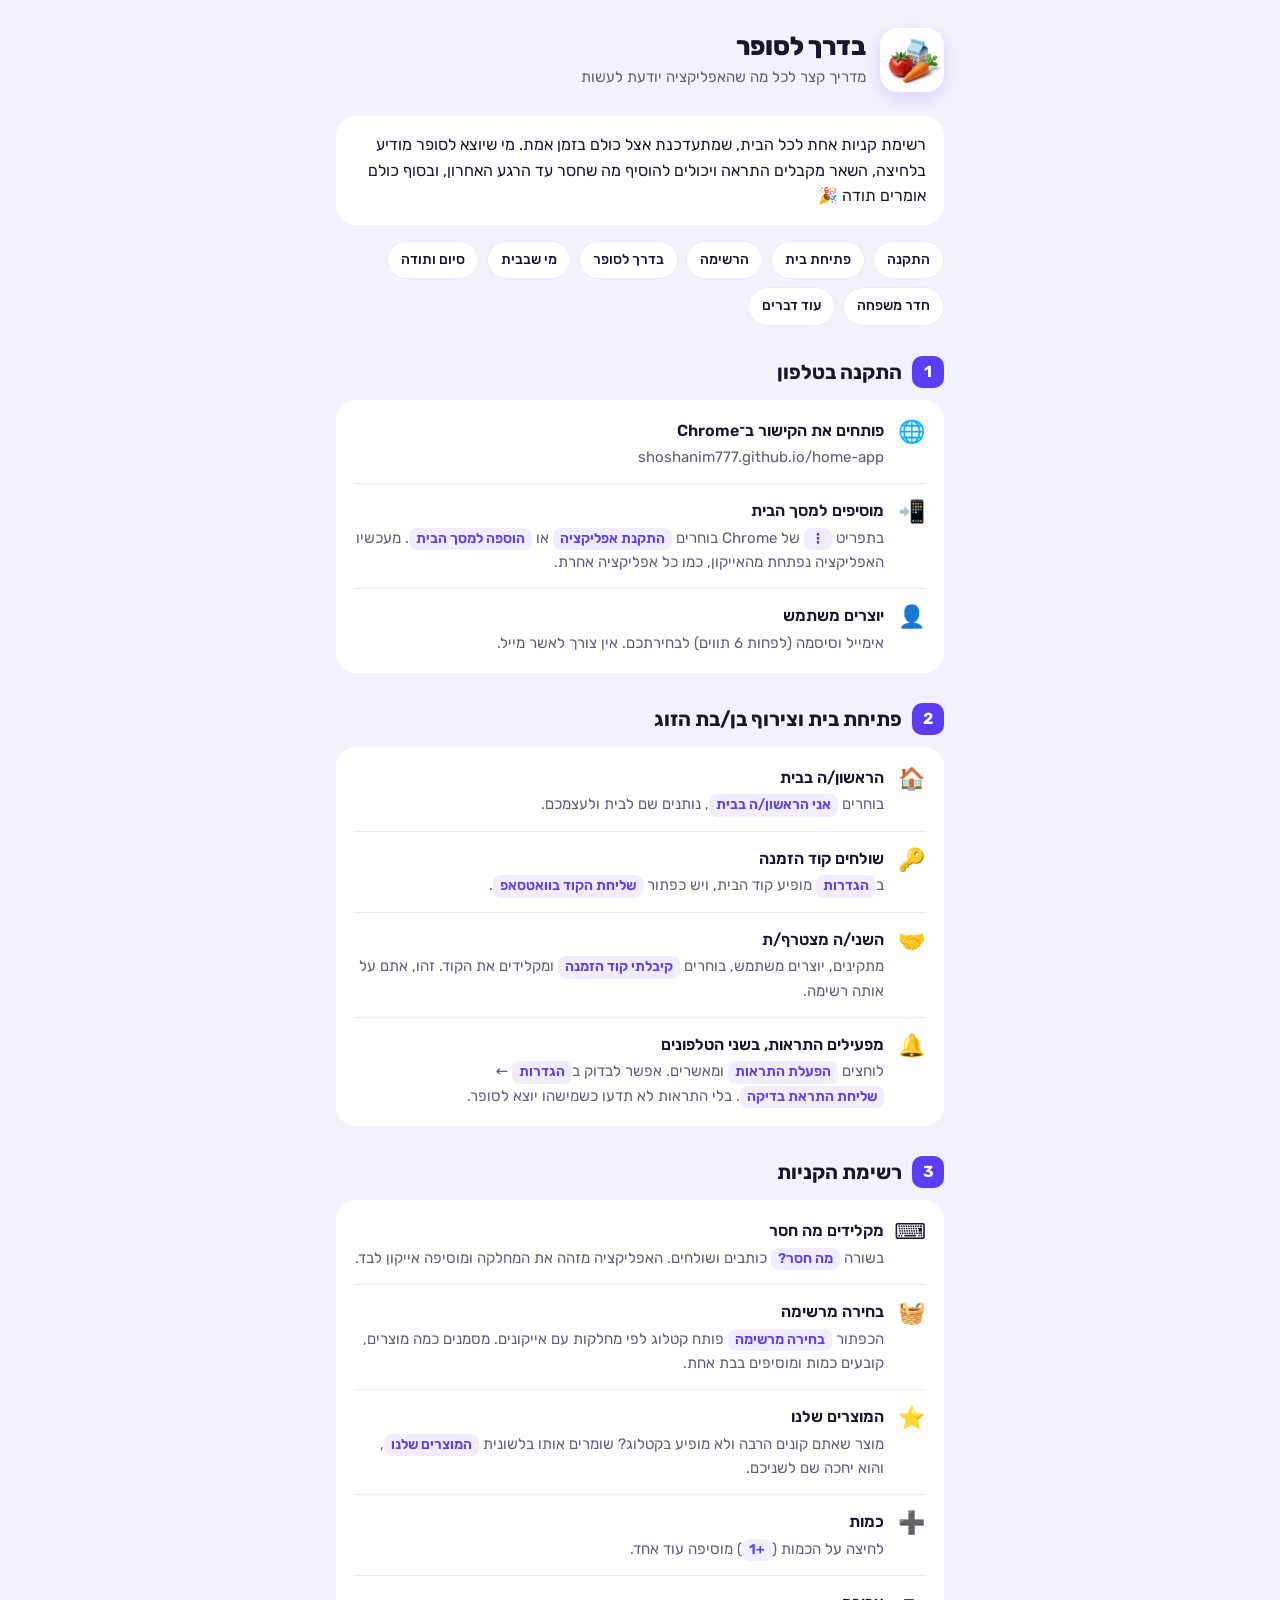
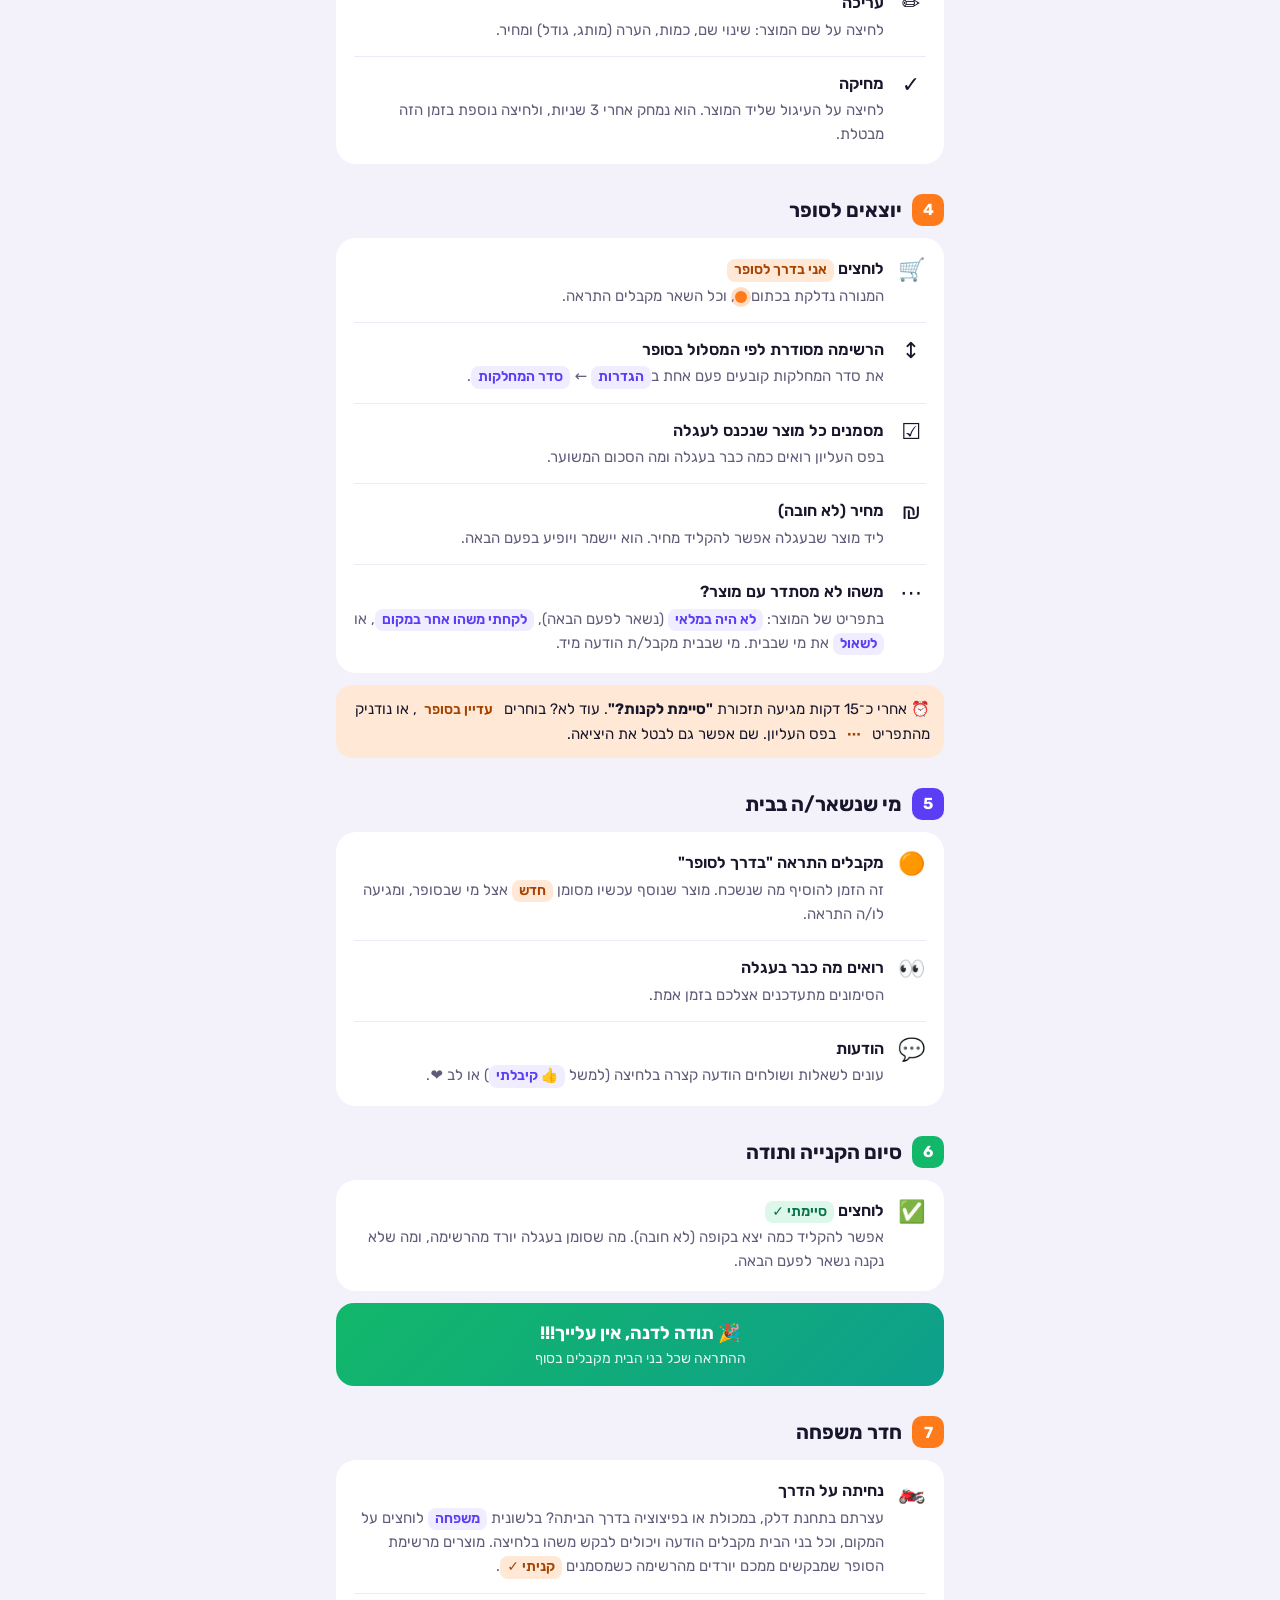
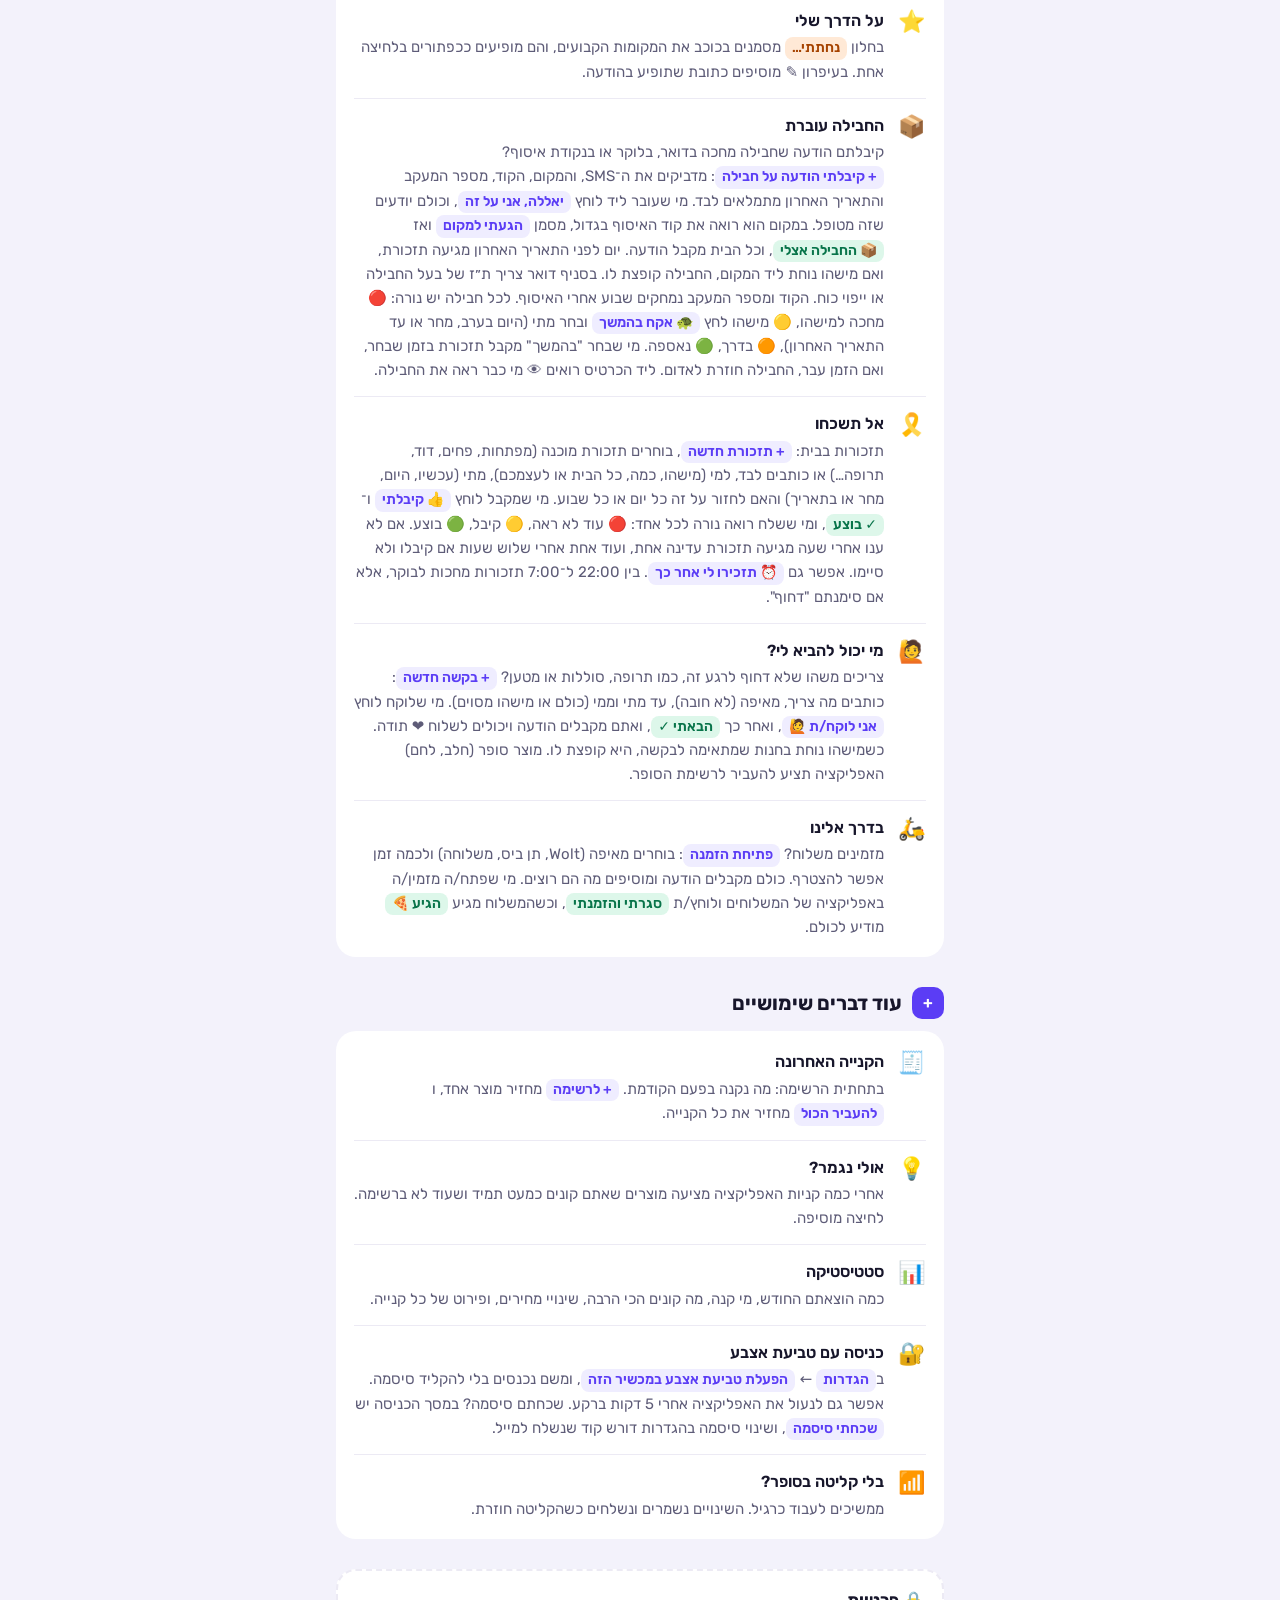
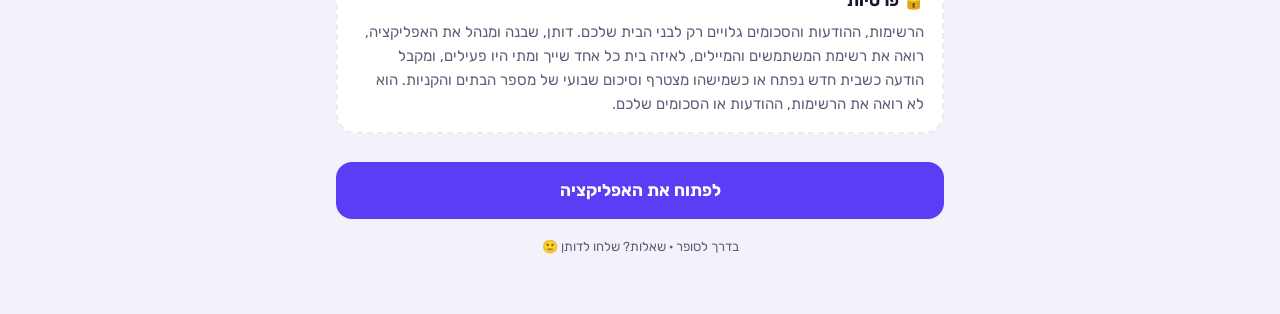
<file: guide.html>
<!doctype html>
<html lang="he" dir="rtl">
<head>
<meta charset="utf-8">
<meta name="viewport" content="width=device-width, initial-scale=1, viewport-fit=cover">
<meta name="theme-color" content="#F3F2FB">
<title>מדריך · בדרך לסופר</title>
<link rel="icon" href="icon-192.png">
<link rel="preconnect" href="https://fonts.googleapis.com">
<link href="https://fonts.googleapis.com/css2?family=Rubik:wght@400;500;600;700;800&display=swap" rel="stylesheet">
<style>
:root{
  --ink:#17162B; --muted:#5E5C78; --ground:#F3F2FB; --card:#fff; --line:#ECEAF4;
  --accent:#5B3DF5; --accent-soft:#EFEDFF; --orange:#FF7A1A; --orange-soft:#FFE9D6;
  --green:#12B76A; --green-soft:#DDF7EA; --pink:#FF5C8A;
}
*{box-sizing:border-box}
html{scroll-behavior:smooth}
body{margin:0;font-family:'Rubik',system-ui,sans-serif;background:var(--ground);color:var(--ink);line-height:1.6;font-size:16px}
.wrap{max-width:640px;margin:0 auto;padding:0 16px 56px}
header{padding:28px 0 8px;display:flex;align-items:center;gap:14px}
header img{width:64px;height:64px;border-radius:18px;box-shadow:0 6px 18px rgba(91,61,245,.18)}
h1{font-size:26px;margin:0;font-weight:800;line-height:1.2}
.sub{color:var(--muted);margin:2px 0 0;font-size:15px}
.intro{background:var(--card);border-radius:20px;padding:16px 18px;margin:16px 0}
.intro p{margin:0}
nav.toc{display:flex;flex-wrap:wrap;gap:8px;margin:0 0 8px}
nav.toc a{background:var(--card);color:var(--ink);text-decoration:none;border-radius:999px;padding:7px 13px;font-size:14px;font-weight:500;border:1px solid var(--line)}
section{margin-top:30px;scroll-margin-top:12px}
h2{font-size:20px;margin:0 0 12px;display:flex;align-items:center;gap:10px;font-weight:700}
h2 .n{flex:none;width:32px;height:32px;border-radius:10px;background:var(--accent);color:#fff;display:grid;place-items:center;font-size:16px}
section.trip h2 .n{background:var(--orange)}
section.done h2 .n{background:var(--green)}
.card{background:var(--card);border-radius:20px;padding:4px 18px}
.step{display:flex;gap:12px;padding:14px 0;border-bottom:1px solid var(--line)}
.step:last-child{border-bottom:0}
.step .e{flex:none;font-size:22px;width:30px;text-align:center;line-height:1.3}
.step b{display:block;font-weight:600}
.step p{margin:2px 0 0;color:var(--muted);font-size:15px}
.ui{display:inline-block;background:var(--accent-soft);color:var(--accent);font-weight:600;border-radius:8px;padding:0 7px;font-size:14px;white-space:nowrap}
.ui.o{background:var(--orange-soft);color:#A64300}
.ui.g{background:var(--green-soft);color:#08744A}
.tip{margin-top:12px;background:var(--accent-soft);border-radius:16px;padding:12px 14px;font-size:15px}
.tip.o{background:var(--orange-soft)}
.lamp{display:inline-block;width:12px;height:12px;border-radius:50%;background:var(--orange);box-shadow:0 0 0 4px rgba(255,122,26,.25);vertical-align:middle;margin-inline-start:4px}
.thanks{margin-top:12px;background:linear-gradient(135deg,#12B76A,#0E9F8C);color:#fff;border-radius:18px;padding:16px;text-align:center;font-weight:700;font-size:18px}
.thanks small{display:block;font-weight:400;font-size:14px;opacity:.9}
.privacy{margin-top:30px;background:var(--card);border-radius:20px;padding:16px 18px;border:2px dashed var(--line)}
.privacy h3{margin:0 0 6px;font-size:17px}
.privacy p{margin:0;color:var(--muted);font-size:15px}
.cta{display:block;margin:28px 0 0;text-align:center;background:var(--accent);color:#fff;text-decoration:none;font-weight:700;border-radius:16px;padding:15px;font-size:17px}
footer{text-align:center;color:var(--muted);font-size:13px;margin-top:18px}
</style>
</head>
<body>
<div class="wrap">
  <header>
    <img src="icon-192.png" alt="">
    <div><h1>בדרך לסופר</h1><p class="sub">מדריך קצר לכל מה שהאפליקציה יודעת לעשות</p></div>
  </header>

  <div class="intro"><p>רשימת קניות אחת לכל הבית, שמתעדכנת אצל כולם בזמן אמת. מי שיוצא לסופר מודיע בלחיצה, השאר מקבלים התראה ויכולים להוסיף מה שחסר עד הרגע האחרון, ובסוף כולם אומרים תודה 🎉</p></div>

  <nav class="toc" aria-label="תוכן">
    <a href="#install">התקנה</a><a href="#home">פתיחת בית</a><a href="#list">הרשימה</a><a href="#trip">בדרך לסופר</a><a href="#at-home">מי שבבית</a><a href="#done">סיום ותודה</a><a href="#family">חדר משפחה</a><a href="#more">עוד דברים</a>
  </nav>

  <section id="install">
    <h2><span class="n">1</span>התקנה בטלפון</h2>
    <div class="card">
      <div class="step"><span class="e">🌐</span><div><b>פותחים את הקישור ב־Chrome</b><p>shoshanim777.github.io/home-app</p></div></div>
      <div class="step"><span class="e">📲</span><div><b>מוסיפים למסך הבית</b><p>בתפריט <span class="ui">⋮</span> של Chrome בוחרים <span class="ui">התקנת אפליקציה</span> או <span class="ui">הוספה למסך הבית</span>. מעכשיו האפליקציה נפתחת מהאייקון, כמו כל אפליקציה אחרת.</p></div></div>
      <div class="step"><span class="e">👤</span><div><b>יוצרים משתמש</b><p>אימייל וסיסמה (לפחות 6 תווים) לבחירתכם. אין צורך לאשר מייל.</p></div></div>
    </div>
  </section>

  <section id="home">
    <h2><span class="n">2</span>פתיחת בית וצירוף בן/בת הזוג</h2>
    <div class="card">
      <div class="step"><span class="e">🏠</span><div><b>הראשון/ה בבית</b><p>בוחרים <span class="ui">אני הראשון/ה בבית</span>, נותנים שם לבית ולעצמכם.</p></div></div>
      <div class="step"><span class="e">🔑</span><div><b>שולחים קוד הזמנה</b><p>ב<span class="ui">הגדרות</span> מופיע קוד הבית, ויש כפתור <span class="ui">שליחת הקוד בוואטסאפ</span>.</p></div></div>
      <div class="step"><span class="e">🤝</span><div><b>השני/ה מצטרף/ת</b><p>מתקינים, יוצרים משתמש, בוחרים <span class="ui">קיבלתי קוד הזמנה</span> ומקלידים את הקוד. זהו, אתם על אותה רשימה.</p></div></div>
      <div class="step"><span class="e">🔔</span><div><b>מפעילים התראות, בשני הטלפונים</b><p>לוחצים <span class="ui">הפעלת התראות</span> ומאשרים. אפשר לבדוק ב<span class="ui">הגדרות</span> ← <span class="ui">שליחת התראת בדיקה</span>. בלי התראות לא תדעו כשמישהו יוצא לסופר.</p></div></div>
    </div>
  </section>

  <section id="list">
    <h2><span class="n">3</span>רשימת הקניות</h2>
    <div class="card">
      <div class="step"><span class="e">⌨️</span><div><b>מקלידים מה חסר</b><p>בשורה <span class="ui">מה חסר?</span> כותבים ושולחים. האפליקציה מזהה את המחלקה ומוסיפה אייקון לבד.</p></div></div>
      <div class="step"><span class="e">🧺</span><div><b>בחירה מרשימה</b><p>הכפתור <span class="ui">בחירה מרשימה</span> פותח קטלוג לפי מחלקות עם אייקונים. מסמנים כמה מוצרים, קובעים כמות ומוסיפים בבת אחת.</p></div></div>
      <div class="step"><span class="e">⭐</span><div><b>המוצרים שלנו</b><p>מוצר שאתם קונים הרבה ולא מופיע בקטלוג? שומרים אותו בלשונית <span class="ui">המוצרים שלנו</span>, והוא יחכה שם לשניכם.</p></div></div>
      <div class="step"><span class="e">➕</span><div><b>כמות</b><p>לחיצה על הכמות (<span class="ui">+1</span>) מוסיפה עוד אחד.</p></div></div>
      <div class="step"><span class="e">✏️</span><div><b>עריכה</b><p>לחיצה על שם המוצר: שינוי שם, כמות, הערה (מותג, גודל) ומחיר.</p></div></div>
      <div class="step"><span class="e">✓</span><div><b>מחיקה</b><p>לחיצה על העיגול שליד המוצר. הוא נמחק אחרי 3 שניות, ולחיצה נוספת בזמן הזה מבטלת.</p></div></div>
    </div>
  </section>

  <section id="trip" class="trip">
    <h2><span class="n">4</span>יוצאים לסופר</h2>
    <div class="card">
      <div class="step"><span class="e">🛒</span><div><b>לוחצים <span class="ui o">אני בדרך לסופר</span></b><p>המנורה נדלקת בכתום<span class="lamp"></span>, וכל השאר מקבלים התראה.</p></div></div>
      <div class="step"><span class="e">↕️</span><div><b>הרשימה מסודרת לפי המסלול בסופר</b><p>את סדר המחלקות קובעים פעם אחת ב<span class="ui">הגדרות</span> ← <span class="ui">סדר המחלקות</span>.</p></div></div>
      <div class="step"><span class="e">☑️</span><div><b>מסמנים כל מוצר שנכנס לעגלה</b><p>בפס העליון רואים כמה כבר בעגלה ומה הסכום המשוער.</p></div></div>
      <div class="step"><span class="e">₪</span><div><b>מחיר (לא חובה)</b><p>ליד מוצר שבעגלה אפשר להקליד מחיר. הוא יישמר ויופיע בפעם הבאה.</p></div></div>
      <div class="step"><span class="e">⋯</span><div><b>משהו לא מסתדר עם מוצר?</b><p>בתפריט של המוצר: <span class="ui">לא היה במלאי</span> (נשאר לפעם הבאה), <span class="ui">לקחתי משהו אחר במקום</span>, או <span class="ui">לשאול</span> את מי שבבית. מי שבבית מקבל/ת הודעה מיד.</p></div></div>
    </div>
    <div class="tip o">⏰ אחרי כ־15 דקות מגיעה תזכורת <b>"סיימת לקנות?"</b>. עוד לא? בוחרים <span class="ui o">עדיין בסופר</span>, או נודניק מהתפריט <span class="ui o">⋯</span> בפס העליון. שם אפשר גם לבטל את היציאה.</div>
  </section>

  <section id="at-home">
    <h2><span class="n">5</span>מי שנשאר/ה בבית</h2>
    <div class="card">
      <div class="step"><span class="e">🟠</span><div><b>מקבלים התראה "בדרך לסופר"</b><p>זה הזמן להוסיף מה שנשכח. מוצר שנוסף עכשיו מסומן <span class="ui o">חדש</span> אצל מי שבסופר, ומגיעה לו/ה התראה.</p></div></div>
      <div class="step"><span class="e">👀</span><div><b>רואים מה כבר בעגלה</b><p>הסימונים מתעדכנים אצלכם בזמן אמת.</p></div></div>
      <div class="step"><span class="e">💬</span><div><b>הודעות</b><p>עונים לשאלות ושולחים הודעה קצרה בלחיצה (למשל <span class="ui">👍 קיבלתי</span>) או לב ❤.</p></div></div>
    </div>
  </section>

  <section id="done" class="done">
    <h2><span class="n">6</span>סיום הקנייה ותודה</h2>
    <div class="card">
      <div class="step"><span class="e">✅</span><div><b>לוחצים <span class="ui g">סיימתי ✓</span></b><p>אפשר להקליד כמה יצא בקופה (לא חובה). מה שסומן בעגלה יורד מהרשימה, ומה שלא נקנה נשאר לפעם הבאה.</p></div></div>
    </div>
    <div class="thanks">🎉 תודה לדנה, אין עלייך!!!<small>ההתראה שכל בני הבית מקבלים בסוף</small></div>
  </section>

  <section id="family" class="trip">
    <h2><span class="n">7</span>חדר משפחה</h2>
    <div class="card">
      <div class="step"><span class="e">🏍️</span><div><b>נחיתה על הדרך</b><p>עצרתם בתחנת דלק, במכולת או בפיצוציה בדרך הביתה? בלשונית <span class="ui">משפחה</span> לוחצים על המקום, וכל בני הבית מקבלים הודעה ויכולים לבקש משהו בלחיצה. מוצרים מרשימת הסופר שמבקשים ממכם יורדים מהרשימה כשמסמנים <span class="ui o">קניתי ✓</span>.</p></div></div>
      <div class="step"><span class="e">⭐</span><div><b>על הדרך שלי</b><p>בחלון <span class="ui o">נחתתי…</span> מסמנים בכוכב את המקומות הקבועים, והם מופיעים ככפתורים בלחיצה אחת. בעיפרון ✎ מוסיפים כתובת שתופיע בהודעה.</p></div></div>
      <div class="step"><span class="e">📦</span><div><b>החבילה עוברת</b><p>קיבלתם הודעה שחבילה מחכה בדואר, בלוקר או בנקודת איסוף? <span class="ui">+ קיבלתי הודעה על חבילה</span>: מדביקים את ה־SMS, והמקום, הקוד, מספר המעקב והתאריך האחרון מתמלאים לבד. מי שעובר ליד לוחץ <span class="ui">יאללה, אני על זה</span>, וכולם יודעים שזה מטופל. במקום הוא רואה את קוד האיסוף בגדול, מסמן <span class="ui">הגעתי למקום</span> ואז <span class="ui g">📦 החבילה אצלי</span>, וכל הבית מקבל הודעה. יום לפני התאריך האחרון מגיעה תזכורת, ואם מישהו נוחת ליד המקום, החבילה קופצת לו. בסניף דואר צריך ת״ז של בעל החבילה או ייפוי כוח. הקוד ומספר המעקב נמחקים שבוע אחרי האיסוף. לכל חבילה יש נורה: 🔴 מחכה למישהו, 🟡 מישהו לחץ <span class="ui">🐢 אקח בהמשך</span> ובחר מתי (היום בערב, מחר או עד התאריך האחרון), 🟠 בדרך, 🟢 נאספה. מי שבחר "בהמשך" מקבל תזכורת בזמן שבחר, ואם הזמן עבר, החבילה חוזרת לאדום. ליד הכרטיס רואים 👁 מי כבר ראה את החבילה.</p></div></div>
      <div class="step"><span class="e">🎗️</span><div><b>אל תשכחו</b><p>תזכורות בבית: <span class="ui">+ תזכורת חדשה</span>, בוחרים תזכורת מוכנה (מפתחות, פחים, דוד, תרופה…) או כותבים לבד, למי (מישהו, כמה, כל הבית או לעצמכם), מתי (עכשיו, היום, מחר או בתאריך) והאם לחזור על זה כל יום או כל שבוע. מי שמקבל לוחץ <span class="ui">👍 קיבלתי</span> ו־<span class="ui g">✓ בוצע</span>, ומי ששלח רואה נורה לכל אחד: 🔴 עוד לא ראה, 🟡 קיבל, 🟢 בוצע. אם לא ענו אחרי שעה מגיעה תזכורת עדינה אחת, ועוד אחת אחרי שלוש שעות אם קיבלו ולא סיימו. אפשר גם <span class="ui">⏰ תזכירו לי אחר כך</span>. בין 22:00 ל־7:00 תזכורות מחכות לבוקר, אלא אם סימנתם "דחוף".</p></div></div>
      <div class="step"><span class="e">🙋</span><div><b>מי יכול להביא לי?</b><p>צריכים משהו שלא דחוף לרגע זה, כמו תרופה, סוללות או מטען? <span class="ui">+ בקשה חדשה</span>: כותבים מה צריך, מאיפה (לא חובה), עד מתי וממי (כולם או מישהו מסוים). מי שלוקח לוחץ <span class="ui">אני לוקח/ת 🙋</span>, ואחר כך <span class="ui g">הבאתי ✓</span>, ואתם מקבלים הודעה ויכולים לשלוח ❤ תודה. כשמישהו נוחת בחנות שמתאימה לבקשה, היא קופצת לו. מוצר סופר (חלב, לחם) האפליקציה תציע להעביר לרשימת הסופר.</p></div></div>
      <div class="step"><span class="e">🛵</span><div><b>בדרך אלינו</b><p>מזמינים משלוח? <span class="ui">פתיחת הזמנה</span>: בוחרים מאיפה (Wolt, תן ביס, משלוחה) ולכמה זמן אפשר להצטרף. כולם מקבלים הודעה ומוסיפים מה הם רוצים. מי שפתח/ה מזמין/ה באפליקציה של המשלוחים ולוחץ/ת <span class="ui g">סגרתי והזמנתי</span>, וכשהמשלוח מגיע <span class="ui g">הגיע 🍕</span> מודיע לכולם.</p></div></div>
    </div>
  </section>

  <section id="more">
    <h2><span class="n">+</span>עוד דברים שימושיים</h2>
    <div class="card">
      <div class="step"><span class="e">🧾</span><div><b>הקנייה האחרונה</b><p>בתחתית הרשימה: מה נקנה בפעם הקודמת. <span class="ui">+ לרשימה</span> מחזיר מוצר אחד, ו<span class="ui">להעביר הכול</span> מחזיר את כל הקנייה.</p></div></div>
      <div class="step"><span class="e">💡</span><div><b>אולי נגמר?</b><p>אחרי כמה קניות האפליקציה מציעה מוצרים שאתם קונים כמעט תמיד ושעוד לא ברשימה. לחיצה מוסיפה.</p></div></div>
      <div class="step"><span class="e">📊</span><div><b>סטטיסטיקה</b><p>כמה הוצאתם החודש, מי קנה, מה קונים הכי הרבה, שינויי מחירים, ופירוט של כל קנייה.</p></div></div>
      <div class="step"><span class="e">🔐</span><div><b>כניסה עם טביעת אצבע</b><p>ב<span class="ui">הגדרות</span> ← <span class="ui">הפעלת טביעת אצבע במכשיר הזה</span>, ומשם נכנסים בלי להקליד סיסמה. אפשר גם לנעול את האפליקציה אחרי 5 דקות ברקע. שכחתם סיסמה? במסך הכניסה יש <span class="ui">שכחתי סיסמה</span>, ושינוי סיסמה בהגדרות דורש קוד שנשלח למייל.</p></div></div>
      <div class="step"><span class="e">📶</span><div><b>בלי קליטה בסופר?</b><p>ממשיכים לעבוד כרגיל. השינויים נשמרים ונשלחים כשהקליטה חוזרת.</p></div></div>
    </div>
  </section>

  <div class="privacy">
    <h3>🔒 פרטיות</h3>
    <p>הרשימות, ההודעות והסכומים גלויים רק לבני הבית שלכם. דותן, שבנה ומנהל את האפליקציה, רואה את רשימת המשתמשים והמיילים, לאיזה בית כל אחד שייך ומתי היו פעילים, ומקבל הודעה כשבית חדש נפתח או כשמישהו מצטרף וסיכום שבועי של מספר הבתים והקניות. הוא לא רואה את הרשימות, ההודעות או הסכומים שלכם.</p>
  </div>

  <a class="cta" href="./">לפתוח את האפליקציה</a>
  <footer>בדרך לסופר · שאלות? שלחו לדותן 🙂</footer>
</div>
</body>
</html>
</file>
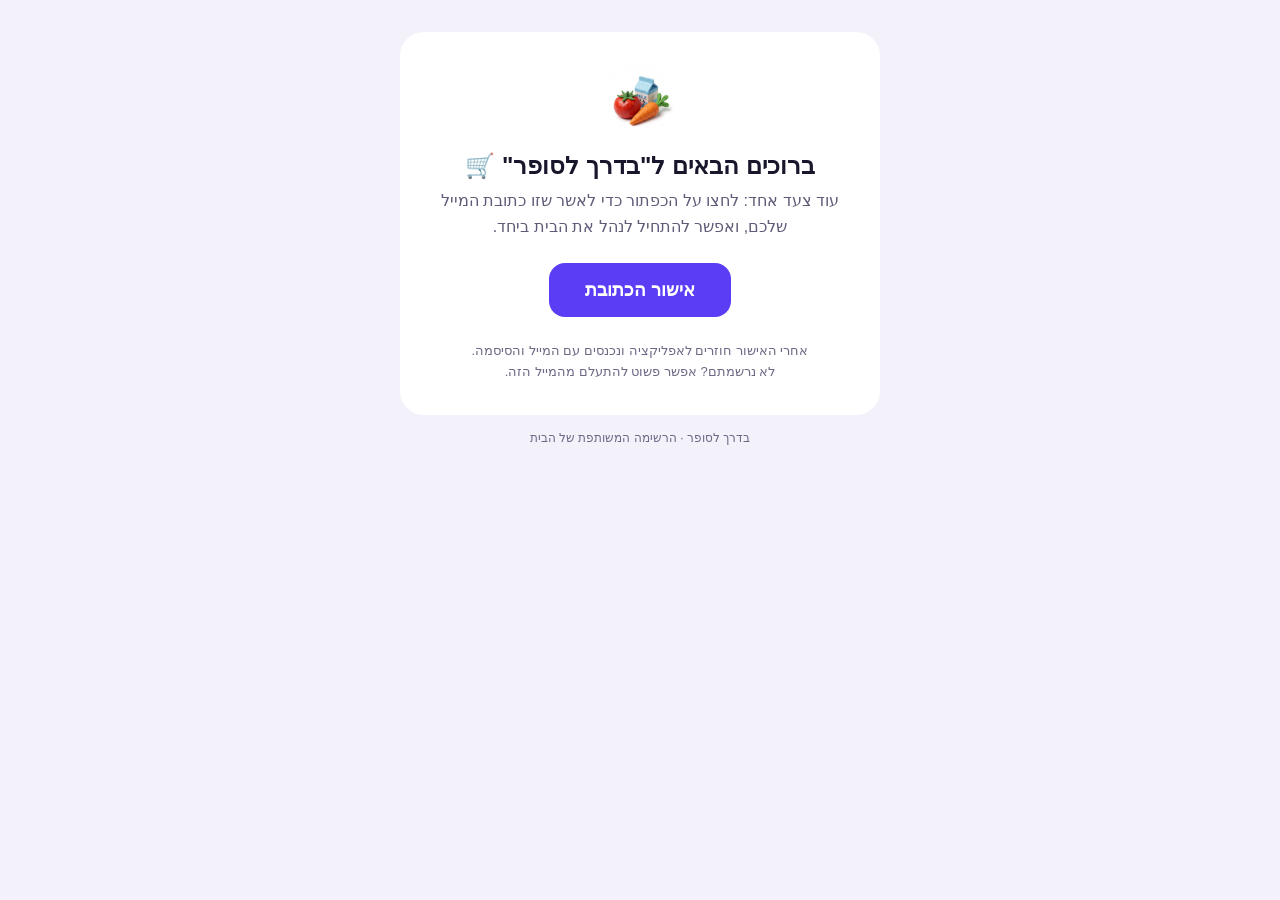
<file: supabase/email-confirm-signup.html>
<!doctype html>
<html lang="he" dir="rtl">
<body style="margin:0;padding:0;background:#F3F2FB;font-family:Arial,'Rubik',sans-serif;color:#17162B">
  <table role="presentation" width="100%" cellpadding="0" cellspacing="0" style="background:#F3F2FB;padding:32px 12px">
    <tr><td align="center">
      <table role="presentation" width="100%" cellpadding="0" cellspacing="0" style="max-width:480px;background:#ffffff;border-radius:24px;padding:32px 28px;text-align:center" dir="rtl">
        <tr><td>
          <img src="https://shoshanim777.github.io/home-app/icon-192.png" width="72" height="72" alt="" style="border-radius:20px;display:block;margin:0 auto 16px">
          <h1 style="margin:0 0 8px;font-size:24px;font-weight:800;color:#17162B">ברוכים הבאים ל"בדרך לסופר" 🛒</h1>
          <p style="margin:0 0 24px;font-size:16px;line-height:1.6;color:#5E5C78">עוד צעד אחד: לחצו על הכפתור כדי לאשר שזו כתובת המייל שלכם, ואפשר להתחיל לנהל את הבית ביחד.</p>
          <a href="{{ .ConfirmationURL }}" style="display:inline-block;background:#5B3DF5;color:#ffffff;text-decoration:none;font-weight:700;font-size:18px;padding:16px 36px;border-radius:16px">אישור הכתובת</a>
          <p style="margin:24px 0 0;font-size:13px;line-height:1.6;color:#6B6985">אחרי האישור חוזרים לאפליקציה ונכנסים עם המייל והסיסמה.<br>לא נרשמתם? אפשר פשוט להתעלם מהמייל הזה.</p>
        </td></tr>
      </table>
      <p style="margin:16px 0 0;font-size:12px;color:#6B6985">בדרך לסופר · הרשימה המשותפת של הבית</p>
    </td></tr>
  </table>
</body>
</html>
</file>
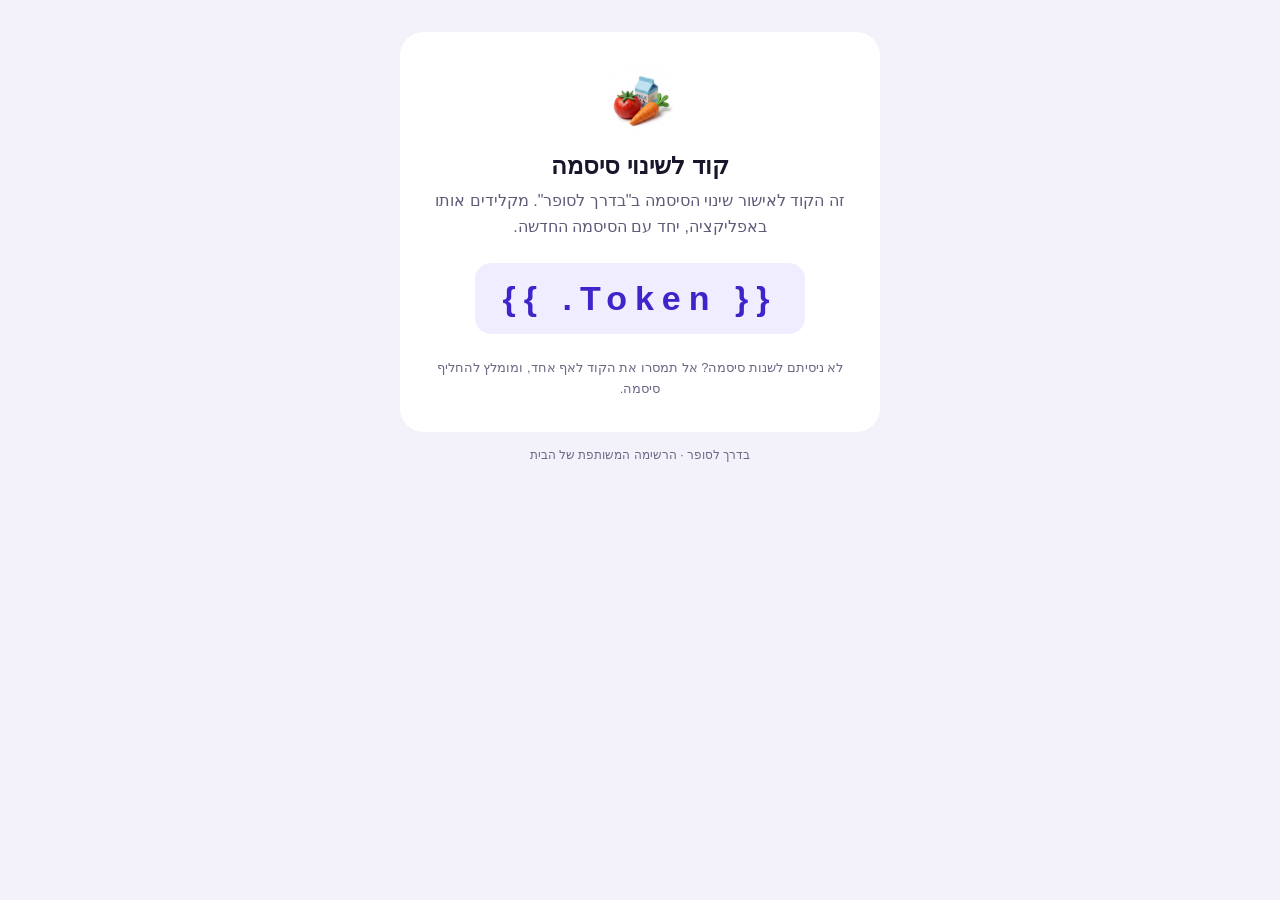
<file: supabase/email-reauthentication.html>
<!doctype html>
<html lang="he" dir="rtl">
<body style="margin:0;padding:0;background:#F3F2FB;font-family:Arial,'Rubik',sans-serif;color:#17162B">
  <table role="presentation" width="100%" cellpadding="0" cellspacing="0" style="background:#F3F2FB;padding:32px 12px">
    <tr><td align="center">
      <table role="presentation" width="100%" cellpadding="0" cellspacing="0" style="max-width:480px;background:#ffffff;border-radius:24px;padding:32px 28px;text-align:center" dir="rtl">
        <tr><td>
          <img src="https://shoshanim777.github.io/home-app/icon-192.png" width="72" height="72" alt="" style="border-radius:20px;display:block;margin:0 auto 16px">
          <h1 style="margin:0 0 8px;font-size:24px;font-weight:800;color:#17162B">קוד לשינוי סיסמה</h1>
          <p style="margin:0 0 24px;font-size:16px;line-height:1.6;color:#5E5C78">זה הקוד לאישור שינוי הסיסמה ב"בדרך לסופר". מקלידים אותו באפליקציה, יחד עם הסיסמה החדשה.</p>
          <div dir="ltr" style="display:inline-block;background:#EFEDFF;color:#3F24C9;font-weight:800;font-size:34px;letter-spacing:8px;padding:16px 28px;border-radius:16px">{{ .Token }}</div>
          <p style="margin:24px 0 0;font-size:13px;line-height:1.6;color:#6B6985">לא ניסיתם לשנות סיסמה? אל תמסרו את הקוד לאף אחד, ומומלץ להחליף סיסמה.</p>
        </td></tr>
      </table>
      <p style="margin:16px 0 0;font-size:12px;color:#6B6985">בדרך לסופר · הרשימה המשותפת של הבית</p>
    </td></tr>
  </table>
</body>
</html>
</file>
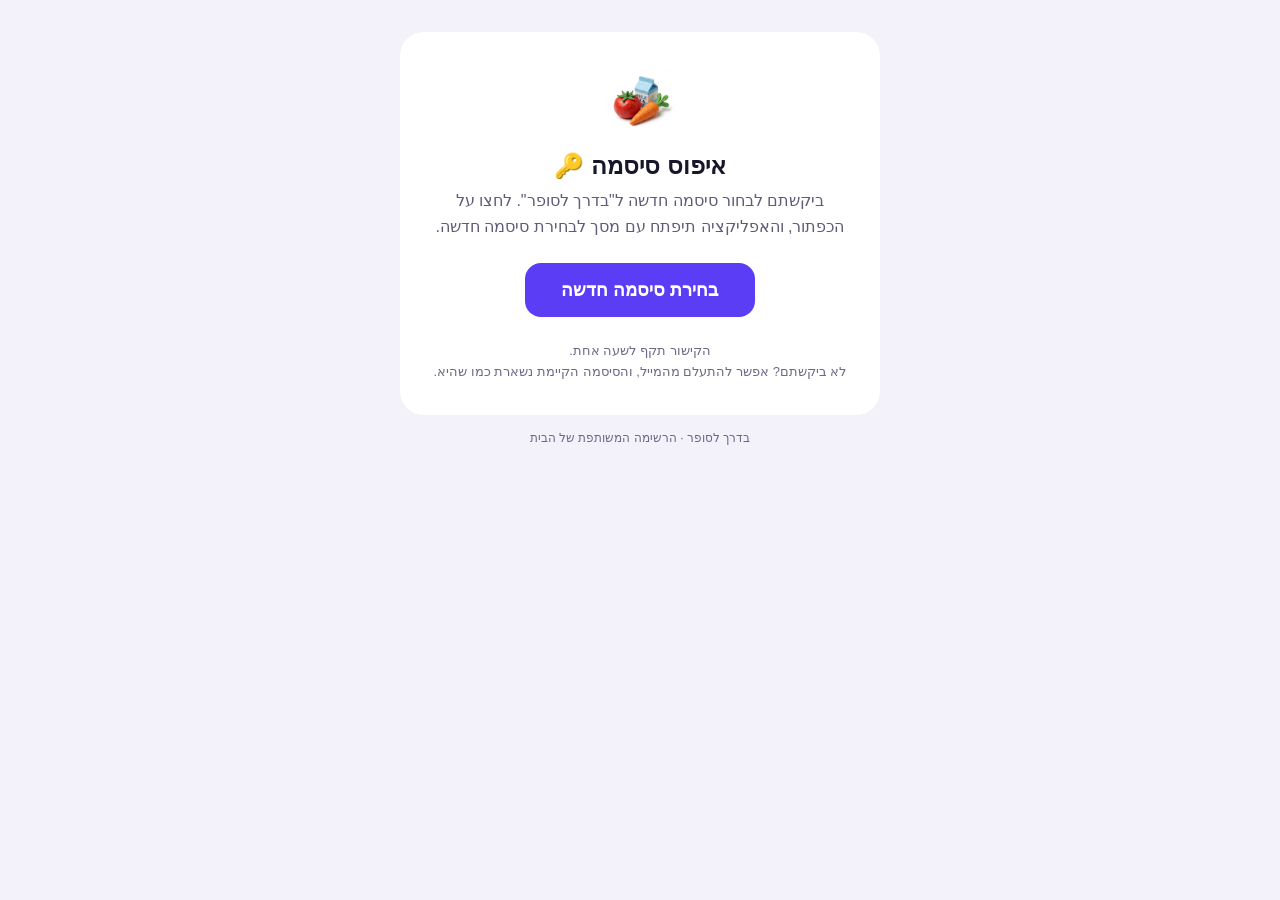
<file: supabase/email-reset-password.html>
<!doctype html>
<html lang="he" dir="rtl">
<body style="margin:0;padding:0;background:#F3F2FB;font-family:Arial,'Rubik',sans-serif;color:#17162B">
  <table role="presentation" width="100%" cellpadding="0" cellspacing="0" style="background:#F3F2FB;padding:32px 12px">
    <tr><td align="center">
      <table role="presentation" width="100%" cellpadding="0" cellspacing="0" style="max-width:480px;background:#ffffff;border-radius:24px;padding:32px 28px;text-align:center" dir="rtl">
        <tr><td>
          <img src="https://shoshanim777.github.io/home-app/icon-192.png" width="72" height="72" alt="" style="border-radius:20px;display:block;margin:0 auto 16px">
          <h1 style="margin:0 0 8px;font-size:24px;font-weight:800;color:#17162B">איפוס סיסמה 🔑</h1>
          <p style="margin:0 0 24px;font-size:16px;line-height:1.6;color:#5E5C78">ביקשתם לבחור סיסמה חדשה ל"בדרך לסופר". לחצו על הכפתור, והאפליקציה תיפתח עם מסך לבחירת סיסמה חדשה.</p>
          <a href="{{ .ConfirmationURL }}" style="display:inline-block;background:#5B3DF5;color:#ffffff;text-decoration:none;font-weight:700;font-size:18px;padding:16px 36px;border-radius:16px">בחירת סיסמה חדשה</a>
          <p style="margin:24px 0 0;font-size:13px;line-height:1.6;color:#6B6985">הקישור תקף לשעה אחת.<br>לא ביקשתם? אפשר להתעלם מהמייל, והסיסמה הקיימת נשארת כמו שהיא.</p>
        </td></tr>
      </table>
      <p style="margin:16px 0 0;font-size:12px;color:#6B6985">בדרך לסופר · הרשימה המשותפת של הבית</p>
    </td></tr>
  </table>
</body>
</html>
</file>
